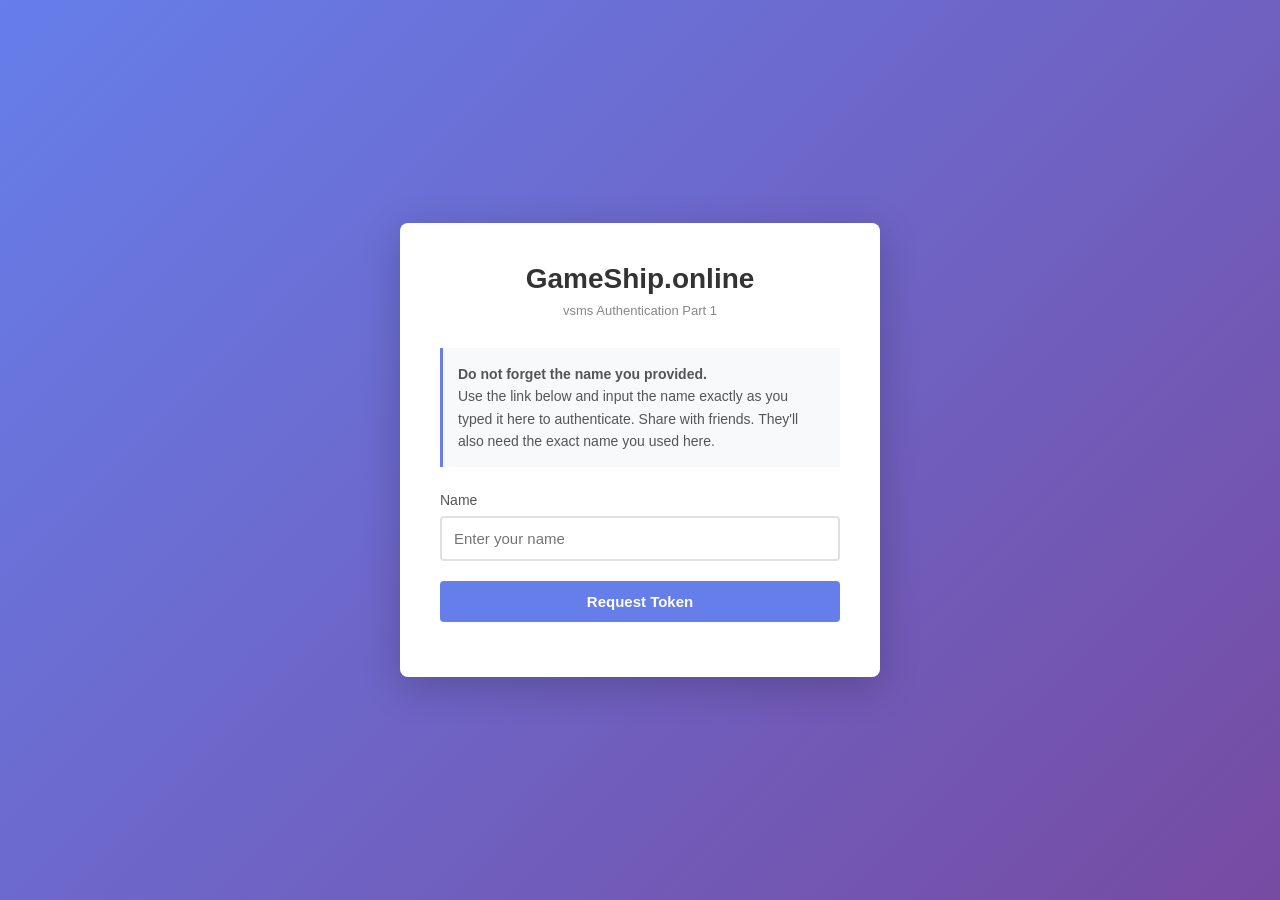
<file: client/public/auth/index.html>
<!DOCTYPE html>
<html lang="en">
<head>
    <meta charset="UTF-8">
    <meta name="viewport" content="width=device-width, initial-scale=1.0">
    <link rel="icon" type="image/png" sizes="16x16" href="https://www.gameship.online/info/favicon-16.png">
    <link rel="icon" type="image/png" sizes="32x32" href="https://www.gameship.online/info/favicon-32.png">
    <link rel="icon" type="image/png" sizes="48x48" href="https://www.gameship.online/info/favicon-48.png">
    <link rel="shortcut icon" href="https://www.gameship.online/info/favicon.ico">
    <title>GameShip.online - vsms Authentication</title>
    <link rel="stylesheet" href="style.css">
</head>
<body>
    <div class="container">
        <h3>GameShip.online</h3>
        <div class="subtitle">vsms Authentication Part 1</div>

        <div class="instructions">
            <strong>Do not forget the name you provided.</strong><br>
            Use the link below and input the name exactly as you typed it here to authenticate. Share with friends. They'll also need the exact name you used here.
        </div>

        <div class="form-group">
            <label for="username">Name</label>
            <input type="text" id="username" placeholder="Enter your name">
        </div>

        <button class="btn-primary" id="requestBtn">Request Token</button>

        <div class="link-display" id="linkSection">
            <label>Your Authentication Link</label>
            <div class="token-display" id="tokenDisplay">Token will appear here...</div>
            <button class="btn-secondary" id="copyBtn" disabled>Copy Link to Clipboard</button>
        </div>
    </div>
  <script src="script.js"></script>
</body>
</html>
</file>
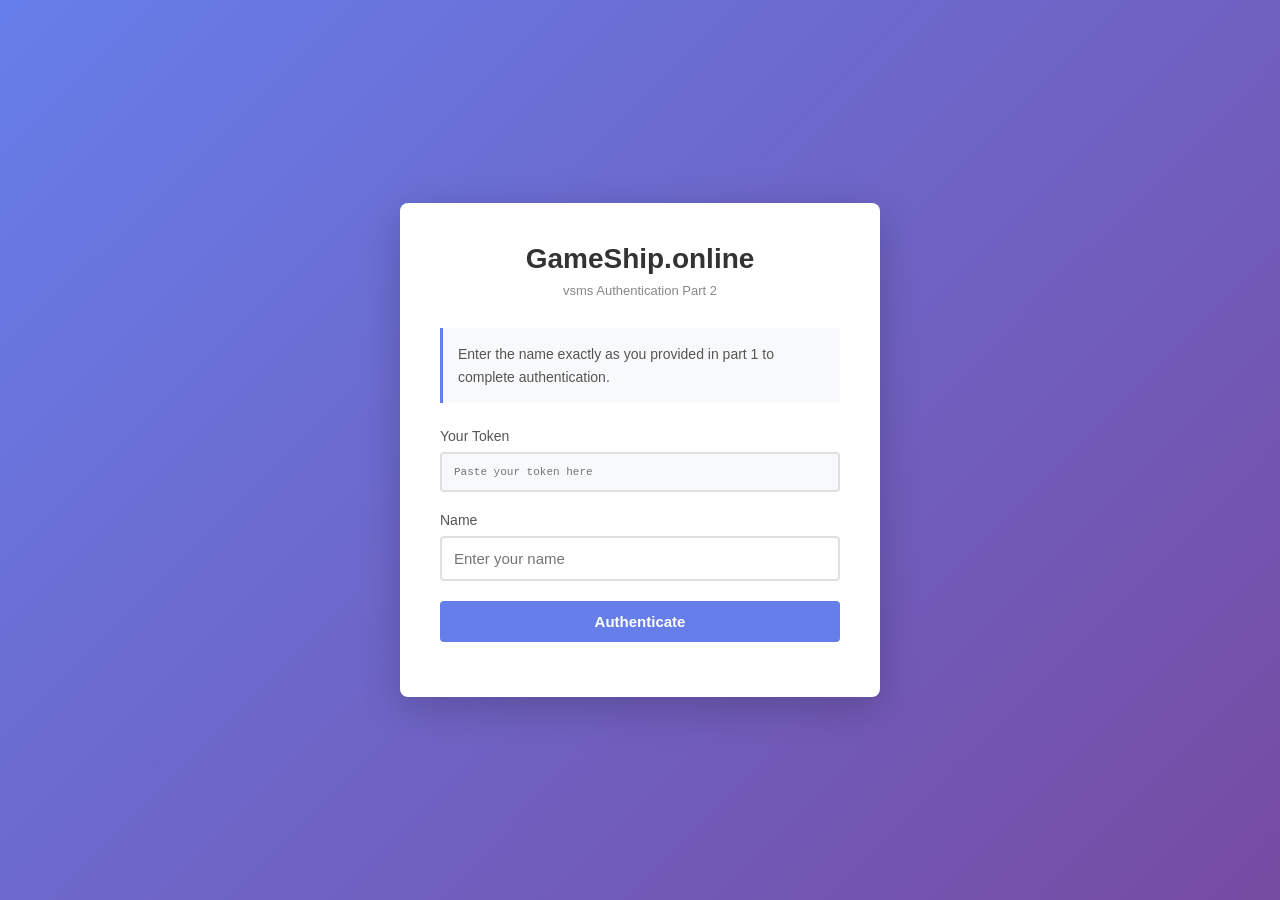
<file: client/public/auth2/index.html>
<!DOCTYPE html>
<html lang="en">
<head>
    <meta charset="UTF-8">
    <meta name="viewport" content="width=device-width, initial-scale=1.0">
    <link rel="icon" type="image/png" sizes="16x16" href="https://www.gameship.online/info/favicon-16.png">
    <link rel="icon" type="image/png" sizes="32x32" href="https://www.gameship.online/info/favicon-32.png">
    <link rel="icon" type="image/png" sizes="48x48" href="https://www.gameship.online/info/favicon-48.png">
    <link rel="shortcut icon" href="https://www.gameship.online/info/favicon.ico">
    <title>GameShip.online - vsms Authentication</title>
    <link rel="stylesheet" href="style.css">
</head>
<body>
    <div class="container">
        <h3>GameShip.online</h3>
        <div class="subtitle">vsms Authentication Part 2</div>

        <div class="instructions">
            Enter the name exactly as you provided in part 1 to complete authentication.
        </div>

        <div class="form-group">
            <label for="token">Your Token</label>
            <input type="text" id="token" placeholder="Paste your token here">
        </div>

        <div class="form-group">
            <label for="username">Name</label>
            <input type="text" id="username" placeholder="Enter your name">
        </div>

        <button class="btn-primary" id="authBtn">Authenticate</button>
    </div>
  <script src="script.js"></script>
</body>
</html>
</file>
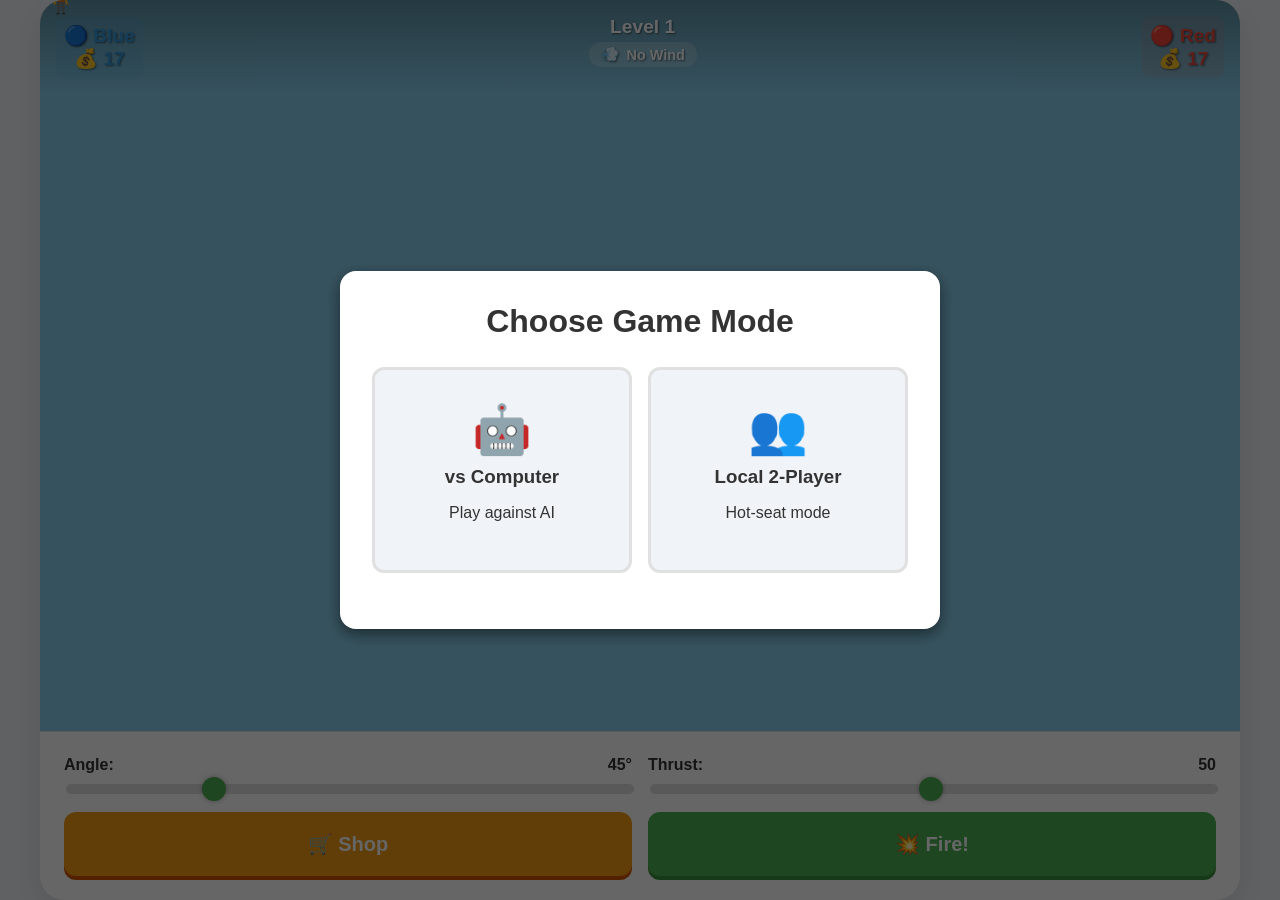
<file: client/public/RetroTerm/archeryGame/index.html>
<!DOCTYPE html>
<html lang="en">
<head>
    <meta charset="UTF-8">
    <meta name="viewport" content="width=device-width, initial-scale=1.0">
    <title>RetroArcher Duel</title>
      <link rel="icon" type="image/png" sizes="16x16" href="https://www.gameship.online/info/favicon-16.png">
      <link rel="icon" type="image/png" sizes="32x32" href="https://www.gameship.online/info/favicon-32.png">
      <link rel="icon" type="image/png" sizes="48x48" href="https://www.gameship.online/info/favicon-48.png">
      <link rel="shortcut icon" href="https://www.gameship.online/info/favicon.ico">
    <link rel="stylesheet" href="style.css">
</head>
<body>
    <div id="app">
        <div id="screen">
            <div id="info">
                <div id="blue-info" class="player-info">
                    <span>🔵 Blue</span>
                    <span id="blue-gold">💰 17</span>
                </div>
                <div id="level">
                    <span id="level-text">Level 1</span>
                    <div id="wind">
                        <span id="wind-icon">💨</span>
                        <span id="wind-text">No Wind</span>
                    </div>
                </div>
                <div id="red-info" class="player-info">
                    <span>🔴 Red</span>
                    <span id="red-gold">💰 17</span>
                </div>
            </div>
            <canvas id="canvas"></canvas>
        </div>
        <div id="controls">
            <div class="control">
                <label>Angle: <span id="angle-val">45°</span></label>
                <input type="range" id="angle" min="0" max="180" value="45">
            </div>
            <div class="control">
                <label>Thrust: <span id="power-val">50</span></label>
                <input type="range" id="power" min="1" max="100" value="50">
            </div>
            <div class="btns">
                <button id="shop">🛒 Shop</button>
                <button id="fire">💥 Fire!</button>
            </div>
        </div>
    </div>

    <div id="mode-modal" class="modal" style="display: flex;">
        <div class="modal-content">
            <h2>Choose Game Mode</h2>
            <div class="mode-select">
                <div class="mode-btn" onclick="Game.start('ai')">
                    <div style="font-size: 3rem;">🤖</div>
                    <h3>vs Computer</h3>
                    <p>Play against AI</p>
                </div>
                <div class="mode-btn" onclick="Game.start('local')">
                    <div style="font-size: 3rem;">👥</div>
                    <h3>Local 2-Player</h3>
                    <p>Hot-seat mode</p>
                </div>
            </div>
        </div>
    </div>

    <div id="shop-modal" class="modal">
        <div class="modal-content">
            <h2>🏹 Arrow Shop</h2>
            <p style="text-align: center;">
                Gold: <span id="shop-gold" style="color: #f39c12; font-weight: bold;">💰 0</span>
            </p>
            <div class="arrow-selector">
                <h3>Select Arrow:</h3>
                <div class="arrow-options" id="arrow-opts"></div>
            </div>
            <div class="shop-items" id="shop-items"></div>
            <button id="close-shop" class="close-btn">Close Shop</button>
        </div>
    </div>

    <div id="round-modal" class="modal">
        <div class="modal-content" style="text-align: center;">
            <h2 id="round-title">Round Over!</h2>
            <p id="round-msg" style="font-size: 1.3rem; margin: 1.5rem 0;"></p>
            <button id="next-round" style="background: var(--accent); width: 100%;">Next Round</button>
        </div>
    </div>

    <script src="config.js"></script>
    <script src="network.js"></script>
    <script src="physics.js"></script>
    <script src="ai.js"></script>
    <script src="shop.js"></script>
    <script src="game.js"></script>
    <script src="main.js"></script>
</body>
</html>
</file>
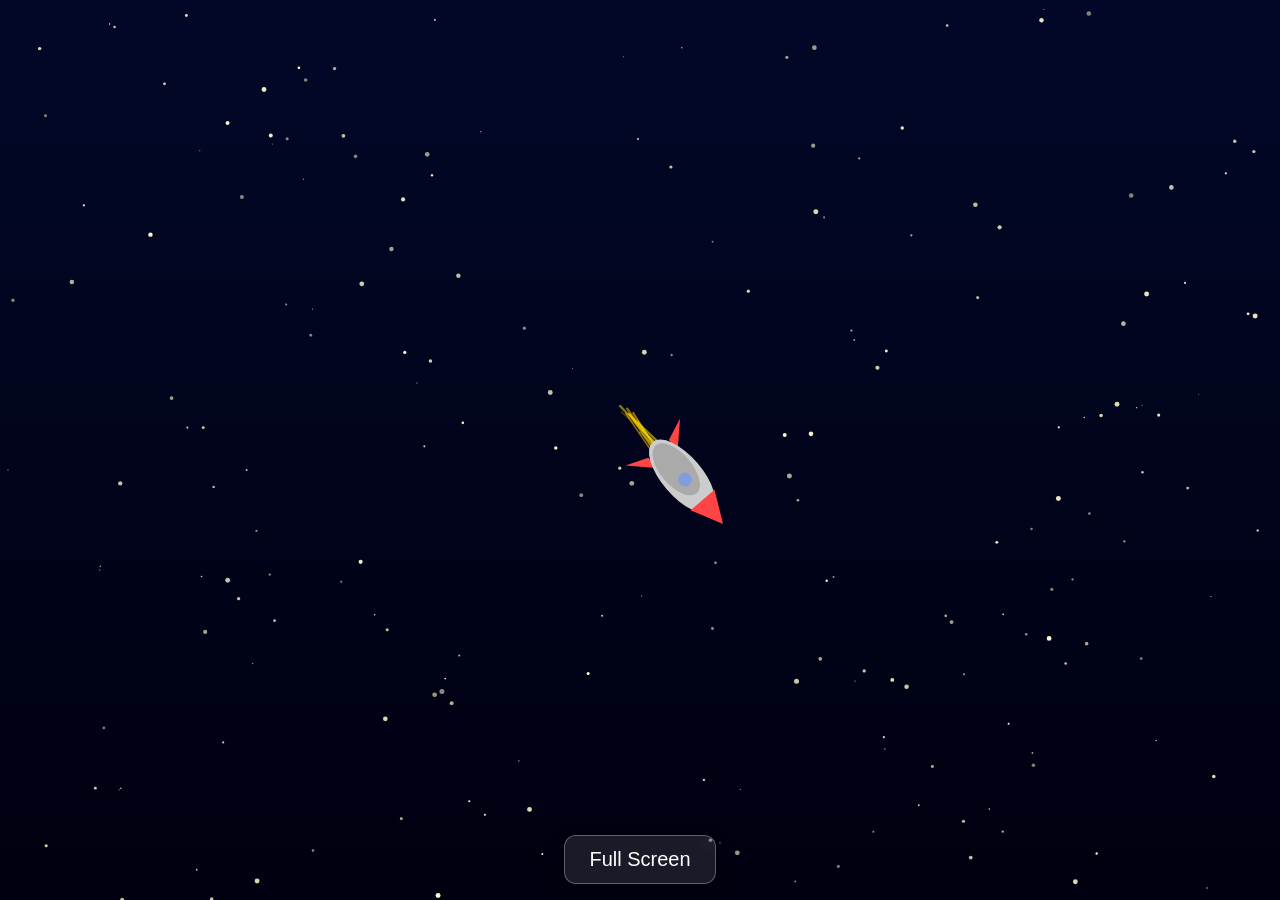
<file: client/public/RetroTerm/rocketship/index.html>
<!DOCTYPE html>
<html lang="en">
<head>
    <meta charset="UTF-8">
    <meta name="viewport" content="width=device-width, initial-scale=1.0, viewport-fit=cover">
  <link rel="icon" type="image/png" sizes="16x16" href="https://www.gameship.online/info/favicon-16.png">
  <link rel="icon" type="image/png" sizes="32x32" href="https://www.gameship.online/info/favicon-32.png">
  <link rel="icon" type="image/png" sizes="48x48" href="https://www.gameship.online/info/favicon-48.png">
  <link rel="shortcut icon" href="https://www.gameship.online/info/favicon.ico">
    <title>rocketshipView</title>
  <link rel="stylesheet" href="ship.css">
</head>
<body>

    <div id="space-container">
        <canvas id="space-canvas"></canvas>
    </div>

    <div id="ui-container">
        <button id="fullscreen-btn">Full Screen</button>
    </div>
  <script src="ship.js"></script>
</body>
</html>
</file>
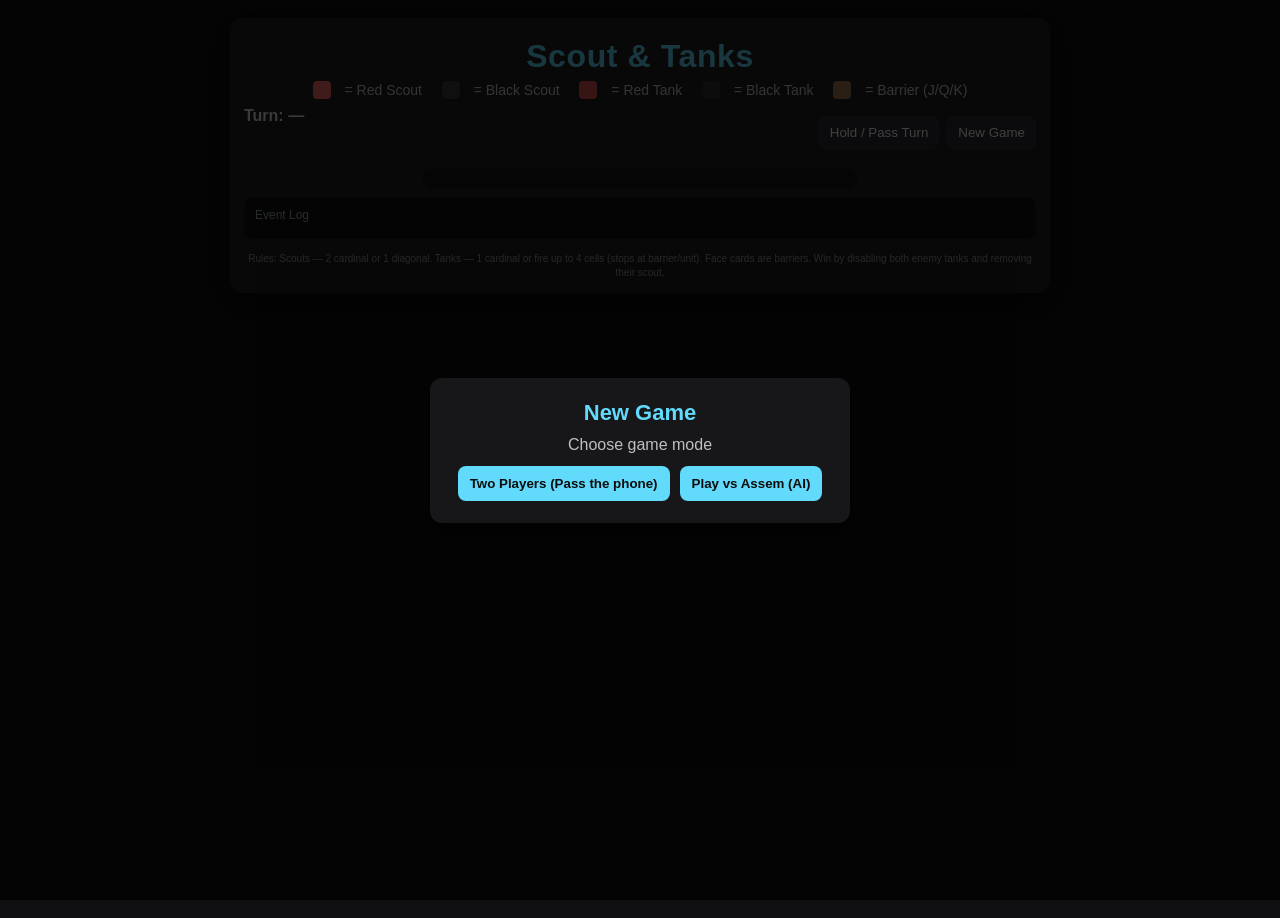
<file: client/public/RetroTerm/tanksBattle/index.html>
<!DOCTYPE html>
<html lang="en">
<head>
  <meta charset="utf-8" />
  <meta name="viewport" content="width=device-width,initial-scale=1" />
  <title>Scout & Tanks — Classic</title>
  <link rel="icon" type="image/png" sizes="16x16" href="https://www.gameship.online/info/favicon-16.png">
  <link rel="icon" type="image/png" sizes="32x32" href="https://www.gameship.online/info/favicon-32.png">
  <link rel="icon" type="image/png" sizes="48x48" href="https://www.gameship.online/info/favicon-48.png">
  <link rel="shortcut icon" href="https://www.gameship.online/info/favicon.ico">
  <link rel="stylesheet" href="style.css" />
</head>
<body>
  <div id="overlay" class="overlay">
    <div class="overlay-inner">
      <h2>New Game</h2>
      <p>Choose game mode</p>
      <div class="overlay-buttons">
        <button id="overlay-pvp">Two Players (Pass the phone)</button>
        <button id="overlay-ai">Play vs Assem (AI)</button>
      </div>
      <div id="reshuffle-note" class="muted"></div>
    </div>
  </div>

  <div id="app">
    <header>
      <h1>Scout &amp; Tanks</h1>
      <div id="legend">
        <span class="token-swatch red-scout"></span> = Red Scout &nbsp;&nbsp;
        <span class="token-swatch black-scout"></span> = Black Scout &nbsp;&nbsp;
        <span class="token-swatch red-tank"></span> = Red Tank &nbsp;&nbsp;
        <span class="token-swatch black-tank"></span> = Black Tank &nbsp;&nbsp;
        <span class="token-swatch barrier"></span> = Barrier (J/Q/K)
      </div>
    </header>

    <section id="controls">
      <div id="status">
        <div id="turn-indicator">Turn: <span id="turn-name">—</span></div>
        <div id="counters">
          <div id="red-info"></div>
          <div id="black-info"></div>
        </div>
        <div id="message" aria-live="polite"></div>
      </div>

      <div id="buttons">
        <button id="pass-btn" class="small">Hold / Pass Turn</button>
        <button id="confirm-btn" class="small hidden">Confirm</button>
        <button id="cancel-btn" class="small hidden">Cancel</button>
        <button id="new-game" class="small">New Game</button>
      </div>
    </section>

    <main>
      <div id="board" aria-label="game board"></div>
    </main>

    <aside id="log-area">
      <div id="log-title">Event Log</div>
      <div id="log" role="log" aria-live="polite"></div>
    </aside>

    <footer>
      <small>Rules: Scouts — 2 cardinal or 1 diagonal. Tanks — 1 cardinal or fire up to 4 cells (stops at barrier/unit). Face cards are barriers. Win by disabling both enemy tanks and removing their scout.</small>
    </footer>
  </div>

  <script src="board.js"></script>
  <script src="assem.js"></script>
  <script src="game.js"></script>
</body>
</html>
</file>
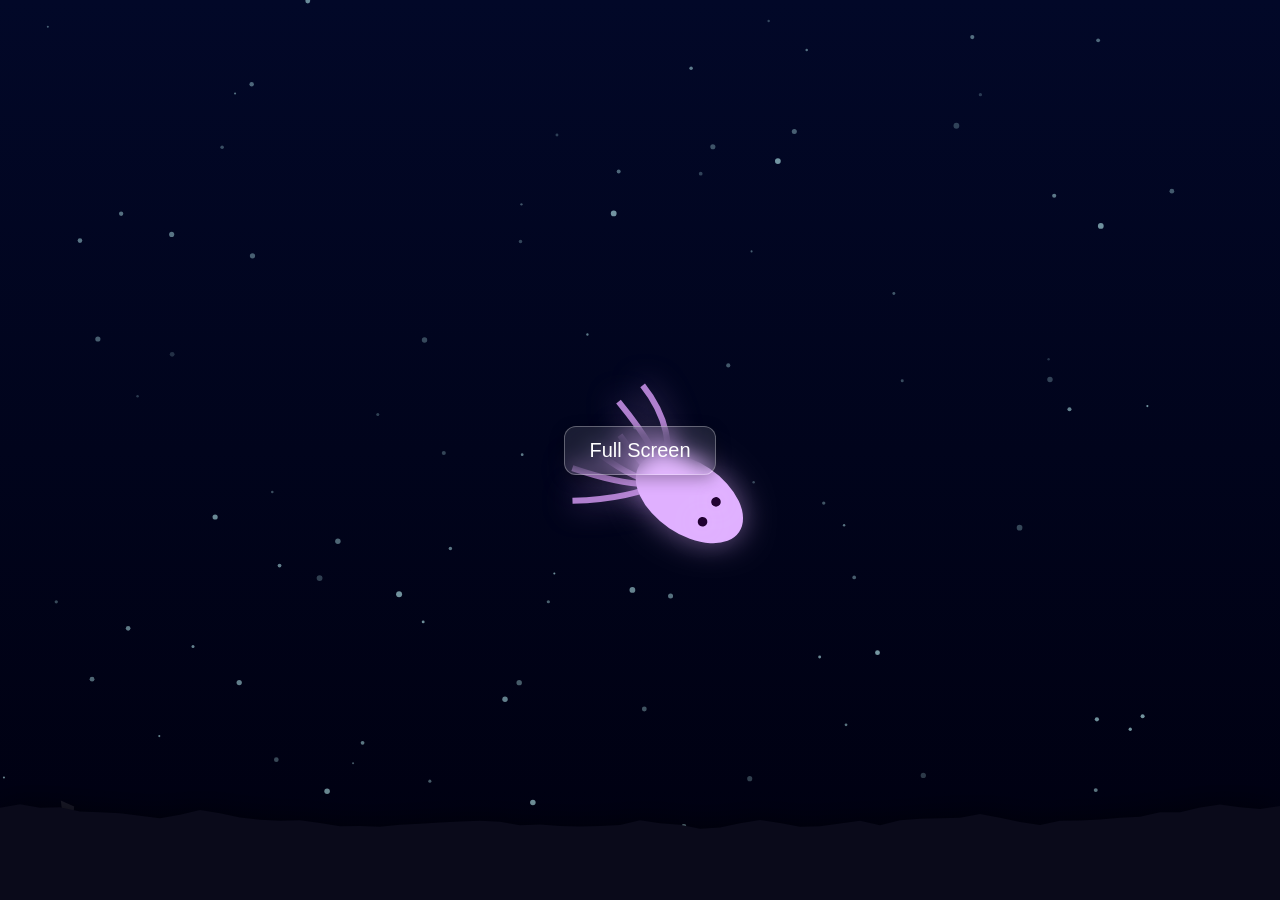
<file: client/public/RetroTerm/squid/View/index.html>
<!DOCTYPE html>
<html lang="en">
<head>
    <meta charset="UTF-8">
    <meta name="viewport" content="width=device-width, initial-scale=1.0, viewport-fit=cover">
  <link rel="icon" type="image/png" sizes="16x16" href="https://www.gameship.online/info/favicon-16.png">
  <link rel="icon" type="image/png" sizes="32x32" href="https://www.gameship.online/info/favicon-32.png">
  <link rel="icon" type="image/png" sizes="48x48" href="https://www.gameship.online/info/favicon-48.png">
  <link rel="shortcut icon" href="https://www.gameship.online/info/favicon.ico">
    <title>SquidView</title>
  <link rel="stylesheet" href="squid.css">
</head>
<body>

    <div id="sea-container">
        <canvas id="sea-canvas"></canvas>
    </div>

    <div id="ui-container">
        <button id="fullscreen-btn">Full Screen</button>
    </div>
  <script src="squid.js"></script>
</body>
</html>
</file>
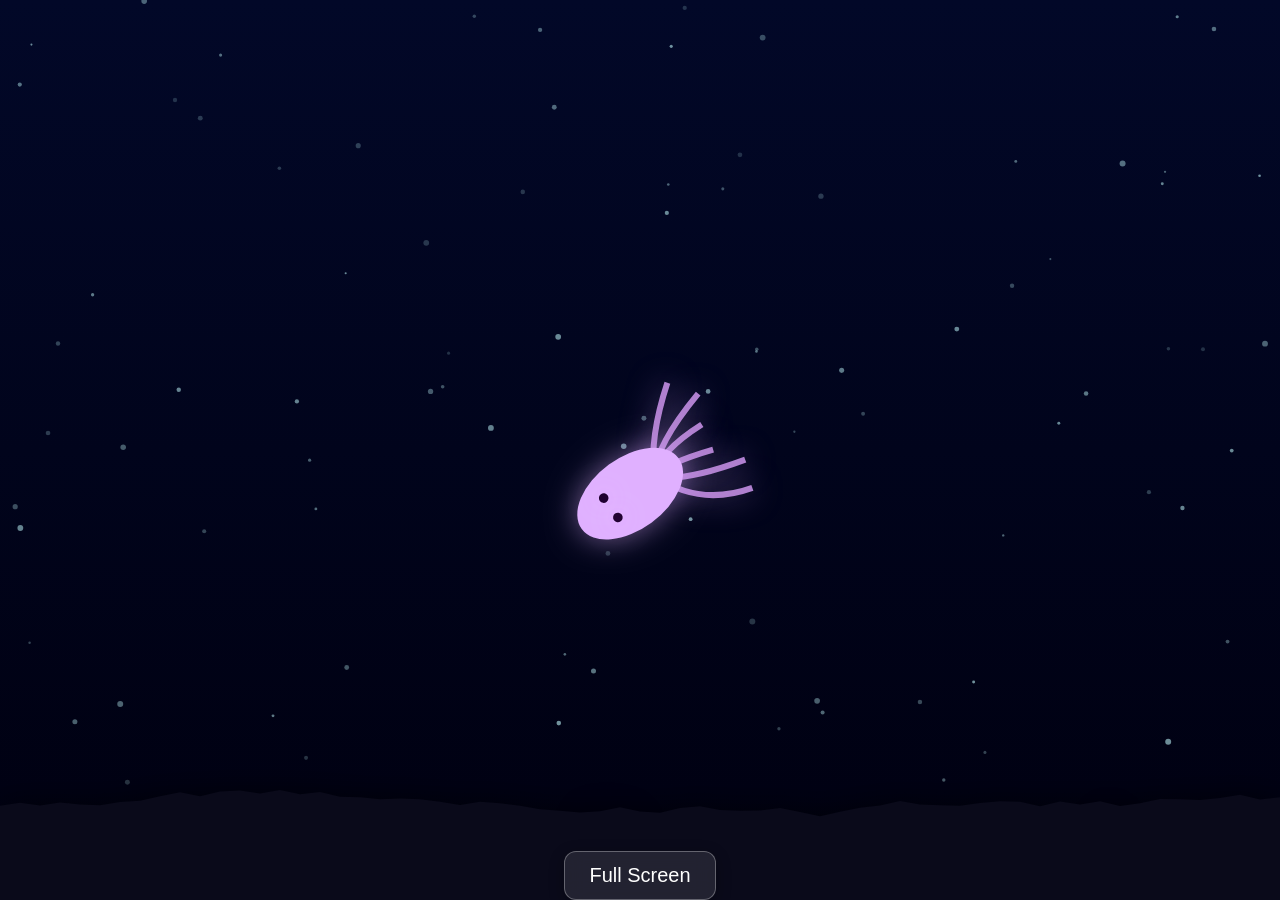
<file: client/public/RetroTerm/squid/View/2/index.html>
<!DOCTYPE html>
<html lang="en">
<head>
    <meta charset="UTF-8">
    <meta name="viewport" content="width=device-width, initial-scale=1.0, viewport-fit=cover">
    <title>squidView2</title>
  <link rel="icon" type="image/png" sizes="16x16" href="https://www.gameship.online/info/favicon-16.png">
  <link rel="icon" type="image/png" sizes="32x32" href="https://www.gameship.online/info/favicon-32.png">
  <link rel="icon" type="image/png" sizes="48x48" href="https://www.gameship.online/info/favicon-48.png">
  <link rel="shortcut icon" href="https://www.gameship.online/info/favicon.ico">
  <link rel="stylesheet" href="squid2.css">
</head>
<body>

    <div id="sea-container">
        <canvas id="sea-canvas"></canvas>
    </div>

    <div id="ui-container">
        <button id="fullscreen-btn">Full Screen</button>
    </div>
  <script src="squid2.js"></script>
</body>
</html>
</file>
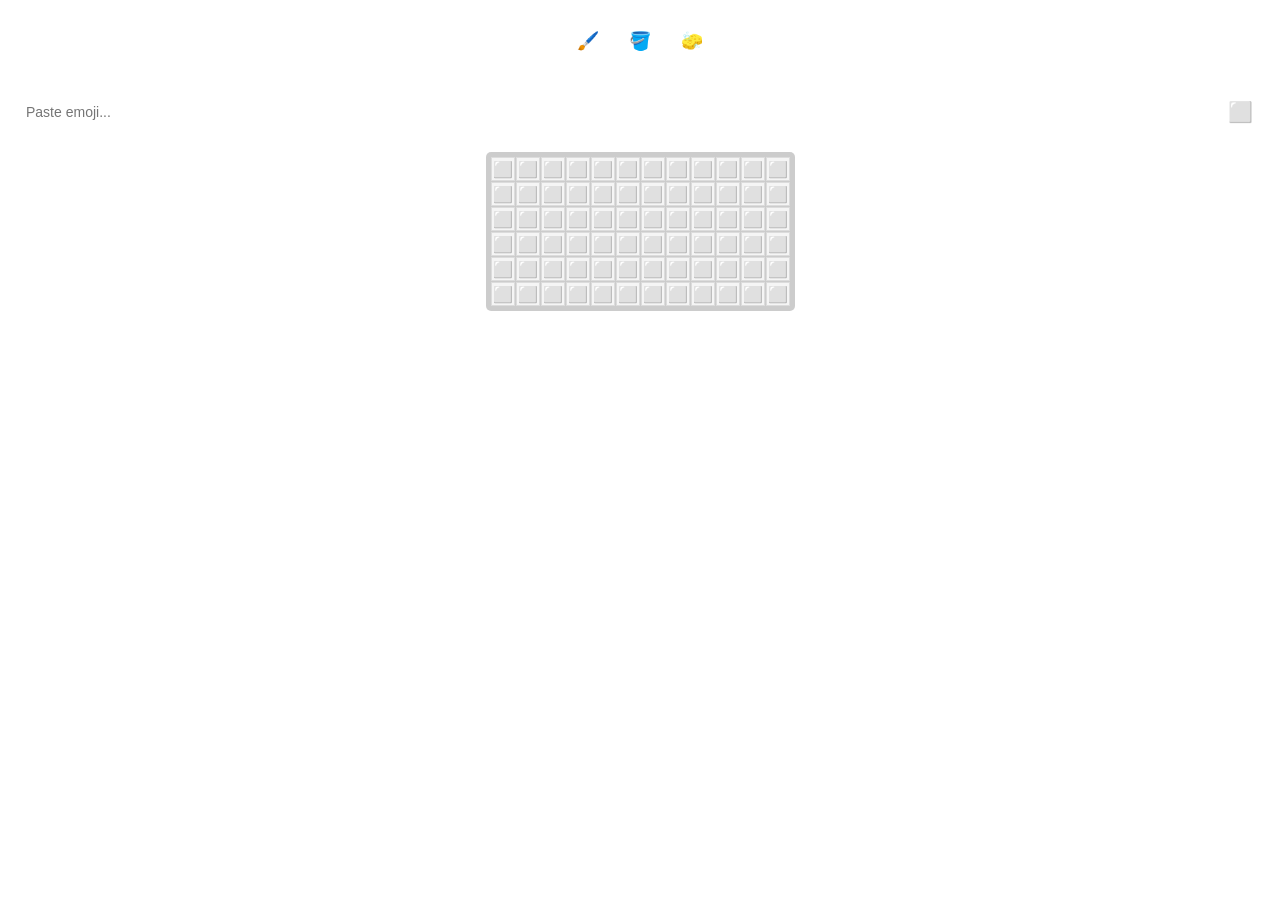
<file: client/public/emojiPaint/EmojiPaint.html>
<!DOCTYPE html>
<html lang="en">
<head>
    <meta charset="UTF-8">
    <meta name="viewport" content="width=device-width, initial-scale=1.0">
    <title>Emoji Art Widget</title>
    <style>
        body {
            font-family: Arial, sans-serif;
            margin: 0;
            padding: 10px;
            background: rgba(255, 255, 255, 0.1);
            color: white;
            overflow: hidden;
        }
        .widget-container {
            display: flex;
            flex-direction: column;
            gap: 10px;
            align-items: center;
        }
        .toolbar {
            display: flex;
            flex-direction: column;
            gap: 10px;
            width: 100%;
        }
        .tool-section {
            background: rgba(255,255,255,0.1);
            border-radius: 10px;
            padding: 10px;
        }
        .tools {
            display: flex;
            gap: 10px;
            justify-content: center;
        }
        .tool-btn {
            padding: 8px;
            background: rgba(255,255,255,0.2);
            border: 2px solid transparent;
            border-radius: 8px;
            cursor: pointer;
            font-size: 18px;
        }
        .tool-btn.active {
            border-color: #fff;
            background: rgba(255,255,255,0.4);
        }
        .custom-emoji-input {
            display: flex;
            align-items: center;
            gap: 10px;
        }
        .custom-emoji-input input {
            flex: 1;
            padding: 6px;
            border: none;
            border-radius: 6px;
            background: rgba(255,255,255,0.2);
            color: white;
            font-size: 14px;
        }
        .custom-emoji-preview {
            width: 36px;
            height: 36px;
            background: rgba(255,255,255,0.2);
            border: 2px solid transparent;
            border-radius: 6px;
            display: flex;
            align-items: center;
            justify-content: center;
            font-size: 20px;
            cursor: pointer;
        }
        .custom-emoji-preview.selected {
            border-color: #fff;
        }
        .canvas-container {
            display: flex;
            flex-direction: column;
            align-items: center;
            gap: 10px;
        }
        .canvas {
            display: grid;
            gap: 1px;
            background: rgba(0,0,0,0.2);
            padding: 5px;
            border-radius: 5px;
        }
        .canvas-cell {
            width: 22px;
            height: 22px;
            background: rgba(255,255,255,0.8);
            border: 1px solid rgba(0,0,0,0.1);
            cursor: pointer;
            display: flex;
            align-items: center;
            justify-content: center;
            font-size: 16px;
        }
        .btn {
            padding: 8px 16px;
            background: rgba(255,255,255,0.2);
            border: none;
            border-radius: 5px;
            color: white;
            cursor: pointer;
        }
        .actions {
            display: flex;
            gap: 10px;
        }
    </style>
</head>
<body>
    <div class="widget-container">
        <div class="toolbar">
            <div class="tool-section">
                <div class="tools">
                    <div class="tool-btn" data-tool="brush" title="Brush Tool">🖌️</div>
                    <div class="tool-btn" data-tool="fill" title="Fill Tool">🪣</div>
                    <div class="tool-btn" data-tool="eraser" title="Eraser">🧽</div>
                </div>
            </div>
            <div class="tool-section">
                <div class="custom-emoji-input">
                    <input type="text" id="customEmojiInput" placeholder="Paste emoji..." maxlength="2">
                    <div class="custom-emoji-preview" id="customEmojiPreview" title="Click to select custom emoji"></div>
                </div>
            </div>
        </div>
        <div class="canvas-container">
            <div class="canvas" id="canvas"></div>
            <div class="actions">
                <button class="btn" onclick="clearCanvas()">Clear</button>
                <button class="btn" onclick="exportArt()">Send</button>
            </div>
        </div>
    </div>

    <script>
        // --- DOM Elements ---
        const canvasEl = document.getElementById('canvas');
        const customEmojiInputEl = document.getElementById('customEmojiInput');
        const customEmojiPreviewEl = document.getElementById('customEmojiPreview');
        const toolBtns = document.querySelectorAll('.tool-btn');

        // --- State ---
        let currentTool = 'brush';
        let selectedEmoji = '⬜';
        let canvasData = [];
        const canvasWidth = 12;
        const canvasHeight = 6;
        let isMouseDown = false;
        const EMPTY_EMOJI = '⬜';

        // --- Functions ---

        function selectTool(tool) {
            currentTool = tool;
            toolBtns.forEach(btn => {
                if (btn.dataset.tool === tool) {
                    btn.classList.add('active');
                } else {
                    btn.classList.remove('active');
                }
            });
        }

        function updateCanvasUI() {
            for (let y = 0; y < canvasHeight; y++) {
                for (let x = 0; x < canvasWidth; x++) {
                    const cell = canvasEl.querySelector(`[data-x="${x}"][data-y="${y}"]`);
                    if (cell) {
                        cell.textContent = canvasData[y][x];
                    }
                }
            }
        }
        
        function clearCanvas() {
            canvasData = Array(canvasHeight).fill(null).map(() => Array(canvasWidth).fill(EMPTY_EMOJI));
            updateCanvasUI();
        }

        function handleCellInteraction(x, y) {
            if (x < 0 || x >= canvasWidth || y < 0 || y >= canvasHeight) return;
            
            let emojiToApply;
            if (currentTool === 'brush') {
                emojiToApply = selectedEmoji;
            } else if (currentTool === 'eraser') {
                emojiToApply = EMPTY_EMOJI;
            } else {
                return; // Not a drawing tool
            }

            if (canvasData[y][x] !== emojiToApply) {
                canvasData[y][x] = emojiToApply;
                const cell = canvasEl.querySelector(`[data-x="${x}"][data-y="${y}"]`);
                cell.textContent = emojiToApply;
            }
        }

        function floodFill(x, y, targetEmoji, replacementEmoji) {
            if (x < 0 || x >= canvasWidth || y < 0 || y >= canvasHeight) return;
            if (!replacementEmoji || canvasData[y][x] !== targetEmoji || targetEmoji === replacementEmoji) {
                return;
            }
            
            canvasData[y][x] = replacementEmoji;

            floodFill(x + 1, y, targetEmoji, replacementEmoji);
            floodFill(x - 1, y, targetEmoji, replacementEmoji);
            floodFill(x, y + 1, targetEmoji, replacementEmoji);
            floodFill(x, y - 1, targetEmoji, replacementEmoji);
        }

        function createCanvas() {
            canvasEl.innerHTML = '';
            canvasEl.style.gridTemplateColumns = `repeat(${canvasWidth}, 1fr)`;

            for (let y = 0; y < canvasHeight; y++) {
                for (let x = 0; x < canvasWidth; x++) {
                    const cell = document.createElement('div');
                    cell.className = 'canvas-cell';
                    cell.dataset.x = x;
                    cell.dataset.y = y;

                    cell.addEventListener('mousedown', (e) => {
                        e.preventDefault();
                        isMouseDown = true;
                        if (currentTool === 'fill') {
                            const targetEmoji = canvasData[y][x];
                            floodFill(x, y, targetEmoji, selectedEmoji);
                            updateCanvasUI();
                        } else {
                            handleCellInteraction(x, y);
                        }
                    });

                    cell.addEventListener('mouseenter', () => {
                        if (isMouseDown) {
                            handleCellInteraction(x, y);
                        }
                    });

                    canvasEl.appendChild(cell);
                }
            }
            clearCanvas(); // Initialize canvas with empty data and UI
        }

        function exportArt() {
            let output = '';
            for (let y = 0; y < canvasHeight; y++) {
                output += canvasData[y].join('');
                if (y < canvasHeight - 1) {
                    output += '¶';
                }
            }
            if (window.parent && typeof window.parent.sendArt === 'function') {
                window.parent.sendArt(output);
            } else {
                console.error('sendArt function not found on parent window.');
                navigator.clipboard.writeText(output).then(() => console.log('Art copied to clipboard.'));
            }
        }

        function updatePreview(emoji) {
            selectedEmoji = emoji || EMPTY_EMOJI;
            customEmojiPreviewEl.textContent = selectedEmoji;
            if (selectedEmoji !== EMPTY_EMOJI) {
                customEmojiPreviewEl.classList.add('selected');
            } else {
                customEmojiPreviewEl.classList.remove('selected');
            }
        }

        // --- Event Listeners & Initialization ---

        customEmojiInputEl.addEventListener('input', (e) => {
            updatePreview(e.target.value.trim());
        });
        
        customEmojiPreviewEl.addEventListener('click', () => {
             // Re-select the emoji in the preview, useful if tool was changed
             updatePreview(customEmojiPreviewEl.textContent);
        });

        toolBtns.forEach(btn => {
            btn.addEventListener('click', () => selectTool(btn.dataset.tool));
        });
        
        document.addEventListener('mouseup', () => {
            isMouseDown = false;
        });

        function initialize() {
            createCanvas();
            selectTool('brush');
            updatePreview(EMPTY_EMOJI);
        }

        initialize();

    </script>
</body>
</html>
</file>
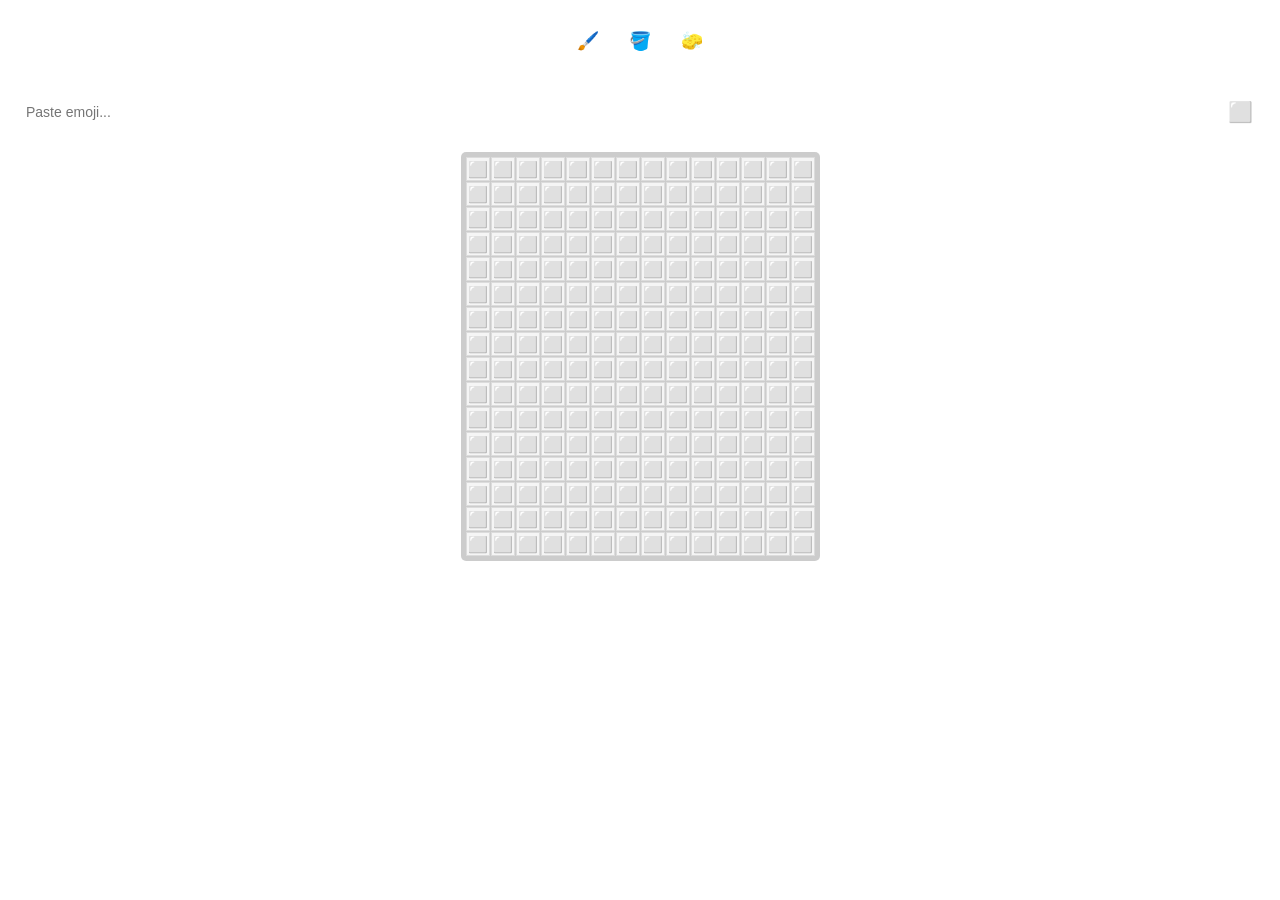
<file: client/public/RetroTerm/EmojiPaint.html>
<!DOCTYPE html>
<html lang="en">
<head>
    <meta charset="UTF-8">
    <meta name="viewport" content="width=device-width, initial-scale=1.0">
    <title>Emoji Art Widget</title>
    <style>
        body {
            font-family: Arial, sans-serif;
            margin: 0;
            padding: 10px;
            background: rgba(255, 255, 255, 0.1);
            color: white;
            overflow: hidden;
        }
        .widget-container {
            display: flex;
            flex-direction: column;
            gap: 10px;
            align-items: center;
        }
        .toolbar {
            display: flex;
            flex-direction: column;
            gap: 10px;
            width: 100%;
        }
        .tool-section {
            background: rgba(255,255,255,0.1);
            border-radius: 10px;
            padding: 10px;
        }
        .tools {
            display: flex;
            gap: 10px;
            justify-content: center;
        }
        .tool-btn {
            padding: 8px;
            background: rgba(255,255,255,0.2);
            border: 2px solid transparent;
            border-radius: 8px;
            cursor: pointer;
            font-size: 18px;
        }
        .tool-btn.active {
            border-color: #fff;
            background: rgba(255,255,255,0.4);
        }
        .custom-emoji-input {
            display: flex;
            align-items: center;
            gap: 10px;
        }
        .custom-emoji-input input {
            flex: 1;
            padding: 6px;
            border: none;
            border-radius: 6px;
            background: rgba(255,255,255,0.2);
            color: white;
            font-size: 14px;
        }
        .custom-emoji-preview {
            width: 36px;
            height: 36px;
            background: rgba(255,255,255,0.2);
            border: 2px solid transparent;
            border-radius: 6px;
            display: flex;
            align-items: center;
            justify-content: center;
            font-size: 20px;
            cursor: pointer;
        }
        .custom-emoji-preview.selected {
            border-color: #fff;
        }
        .canvas-container {
            display: flex;
            flex-direction: column;
            align-items: center;
            gap: 10px;
        }
        .canvas {
            display: grid;
            gap: 1px;
            background: rgba(0,0,0,0.2);
            padding: 5px;
            border-radius: 5px;
        }
        .canvas-cell {
            width: 22px;
            height: 22px;
            background: rgba(255,255,255,0.8);
            border: 1px solid rgba(0,0,0,0.1);
            cursor: pointer;
            display: flex;
            align-items: center;
            justify-content: center;
            font-size: 16px;
        }
        .btn {
            padding: 8px 16px;
            background: rgba(255,255,255,0.2);
            border: none;
            border-radius: 5px;
            color: white;
            cursor: pointer;
        }
        .actions {
            display: flex;
            gap: 10px;
        }
        .promo-link {
            font-size: 10px;
            font-style: italic;
            text-align: right;
            width: 100%;
            padding-top: 10px;
        }
        .promo-link a {
            color: white;
        }
    </style>
</head>
<body>
    <div class="widget-container">
        <div class="toolbar">
            <div class="tool-section">
                <div class="tools">
                    <div class="tool-btn" data-tool="brush" title="Brush Tool">🖌️</div>
                    <div class="tool-btn" data-tool="fill" title="Fill Tool">🪣</div>
                    <div class="tool-btn" data-tool="eraser" title="Eraser">🧽</div>
                </div>
            </div>
            <div class="tool-section">
                <div class="custom-emoji-input">
                    <input type="text" id="customEmojiInput" placeholder="Paste emoji..." maxlength="2">
                    <div class="custom-emoji-preview" id="customEmojiPreview" title="Click to select custom emoji"></div>
                </div>
            </div>
        </div>
        <div class="canvas-container">
            <div class="canvas" id="canvas"></div>
            <div class="actions">
                <button class="btn" onclick="clearCanvas()">Clear</button>
                <button class="btn" onclick="exportArt()">Send</button>
            </div>
        </div>
        <div class="promo-link">
            Feeling creative?:<br>
            <a href="https://www.gameship.online/info/lilboss/EmojiPaint.html" target="_blank">EmojiPaint tool</a>
        </div>
    </div>

    <script>
        // --- DOM Elements ---
        const canvasEl = document.getElementById('canvas');
        const customEmojiInputEl = document.getElementById('customEmojiInput');
        const customEmojiPreviewEl = document.getElementById('customEmojiPreview');
        const toolBtns = document.querySelectorAll('.tool-btn');

        // --- State ---
        let currentTool = 'brush';
        let selectedEmoji = '⬜';
        let canvasData = [];
        const canvasWidth = 14;
        const canvasHeight = 16;
        let isMouseDown = false;
        const EMPTY_EMOJI = '⬜';

        // --- Functions ---

        function selectTool(tool) {
            currentTool = tool;
            toolBtns.forEach(btn => {
                if (btn.dataset.tool === tool) {
                    btn.classList.add('active');
                } else {
                    btn.classList.remove('active');
                }
            });
        }

        function updateCanvasUI() {
            for (let y = 0; y < canvasHeight; y++) {
                for (let x = 0; x < canvasWidth; x++) {
                    const cell = canvasEl.querySelector(`[data-x="${x}"][data-y="${y}"]`);
                    if (cell) {
                        cell.textContent = canvasData[y][x];
                    }
                }
            }
        }

        function clearCanvas() {
            canvasData = Array(canvasHeight).fill(null).map(() => Array(canvasWidth).fill(EMPTY_EMOJI));
            updateCanvasUI();
        }

        function handleCellInteraction(x, y) {
            if (x < 0 || x >= canvasWidth || y < 0 || y >= canvasHeight) return;

            let emojiToApply;
            if (currentTool === 'brush') {
                emojiToApply = selectedEmoji;
            } else if (currentTool === 'eraser') {
                emojiToApply = EMPTY_EMOJI;
            } else {
                return; // Not a drawing tool
            }

            if (canvasData[y][x] !== emojiToApply) {
                canvasData[y][x] = emojiToApply;
                const cell = canvasEl.querySelector(`[data-x="${x}"][data-y="${y}"]`);
                cell.textContent = emojiToApply;
            }
        }

        function floodFill(x, y, targetEmoji, replacementEmoji) {
            if (x < 0 || x >= canvasWidth || y < 0 || y >= canvasHeight) return;
            if (!replacementEmoji || canvasData[y][x] !== targetEmoji || targetEmoji === replacementEmoji) {
                return;
            }

            canvasData[y][x] = replacementEmoji;

            floodFill(x + 1, y, targetEmoji, replacementEmoji);
            floodFill(x - 1, y, targetEmoji, replacementEmoji);
            floodFill(x, y + 1, targetEmoji, replacementEmoji);
            floodFill(x, y - 1, targetEmoji, replacementEmoji);
        }

        function createCanvas() {
            canvasEl.innerHTML = '';
            canvasEl.style.gridTemplateColumns = `repeat(${canvasWidth}, 1fr)`;

            for (let y = 0; y < canvasHeight; y++) {
                for (let x = 0; x < canvasWidth; x++) {
                    const cell = document.createElement('div');
                    cell.className = 'canvas-cell';
                    cell.dataset.x = x;
                    cell.dataset.y = y;

                    cell.addEventListener('mousedown', (e) => {
                        e.preventDefault();
                        isMouseDown = true;
                        if (currentTool === 'fill') {
                            const targetEmoji = canvasData[y][x];
                            floodFill(x, y, targetEmoji, selectedEmoji);
                            updateCanvasUI();
                        } else {
                            handleCellInteraction(x, y);
                        }
                    });

                    cell.addEventListener('mouseenter', () => {
                        if (isMouseDown) {
                            handleCellInteraction(x, y);
                        }
                    });

                    canvasEl.appendChild(cell);
                }
            }
            clearCanvas(); // Initialize canvas with empty data and UI
        }

        function exportArt() {
            let output = '';
            for (let y = 0; y < canvasHeight; y++) {
                output += canvasData[y].join('');
                if (y < canvasHeight - 1) {
                    output += '¶';
                }
            }
            if (window.parent && typeof window.parent.sendArt === 'function') {
                window.parent.sendArt(output);
            } else {
                console.error('sendArt function not found on parent window.');
                navigator.clipboard.writeText(output).then(() => console.log('Art copied to clipboard.'));
            }
        }

        function updatePreview(emoji) {
            selectedEmoji = emoji || EMPTY_EMOJI;
            customEmojiPreviewEl.textContent = selectedEmoji;
            if (selectedEmoji !== EMPTY_EMOJI) {
                customEmojiPreviewEl.classList.add('selected');
            } else {
                customEmojiPreviewEl.classList.remove('selected');
            }
        }

        // --- Event Listeners & Initialization ---

        customEmojiInputEl.addEventListener('input', (e) => {
            updatePreview(e.target.value.trim());
        });

        customEmojiPreviewEl.addEventListener('click', () => {
             // Re-select the emoji in the preview, useful if tool was changed
             updatePreview(customEmojiPreviewEl.textContent);
        });

        toolBtns.forEach(btn => {
            btn.addEventListener('click', () => selectTool(btn.dataset.tool));
        });

        document.addEventListener('mouseup', () => {
            isMouseDown = false;
        });

        function initialize() {
            createCanvas();
            selectTool('brush');
            updatePreview(EMPTY_EMOJI);
        }

        initialize();

    </script>
</body>
</html>
</file>
<file: client/public/auth/style.css>
* {
            margin: 0;
            padding: 0;
            box-sizing: border-box;
        }

        body {
            font-family: 'Segoe UI', Tahoma, Geneva, Verdana, sans-serif;
            background: linear-gradient(135deg, #667eea 0%, #764ba2 100%);
            min-height: 100vh;
            display: flex;
            justify-content: center;
            align-items: center;
            padding: 20px;
        }

        .container {
            background: white;
            border-radius: 8px;
            box-shadow: 0 10px 40px rgba(0, 0, 0, 0.2);
            padding: 40px;
            max-width: 480px;
            width: 100%;
        }

        h3 {
            text-align: center;
            color: #333;
            margin-bottom: 8px;
            font-size: 28px;
            font-weight: 600;
        }

        .subtitle {
            text-align: center;
            color: #888;
            font-size: 13px;
            margin-bottom: 30px;
        }

        .instructions {
            background: #f8f9fa;
            border-left: 3px solid #667eea;
            padding: 15px;
            margin-bottom: 25px;
            font-size: 14px;
            color: #555;
            line-height: 1.6;
        }

        .form-group {
            margin-bottom: 20px;
        }

        label {
            display: block;
            margin-bottom: 8px;
            color: #555;
            font-size: 14px;
            font-weight: 500;
        }

        input[type="text"] {
            width: 100%;
            padding: 12px;
            border: 2px solid #e0e0e0;
            border-radius: 4px;
            font-size: 15px;
            transition: border-color 0.3s;
        }

        input[type="text"]:focus {
            outline: none;
            border-color: #667eea;
        }

        button {
            width: 100%;
            padding: 12px;
            border: none;
            border-radius: 4px;
            font-size: 15px;
            font-weight: 600;
            cursor: pointer;
            transition: all 0.3s;
            margin-bottom: 15px;
        }

        .btn-primary {
            background: #667eea;
            color: white;
        }

        .btn-primary:hover {
            background: #5568d3;
        }

        .btn-primary:active {
            transform: scale(0.98);
        }

        .btn-secondary {
            background: #e0e0e0;
            color: #999;
            cursor: not-allowed;
        }

        .btn-secondary:enabled {
            background: #28a745;
            color: white;
            cursor: pointer;
        }

        .btn-secondary:enabled:hover {
            background: #218838;
        }

        .token-display {
            background: #f8f9fa;
            border: 2px solid #e0e0e0;
            border-radius: 4px;
            padding: 12px;
            margin-bottom: 15px;
            word-break: break-all;
            font-size: 11px;
            font-family: 'Courier New', monospace;
            color: #333;
            min-height: 44px;
            display: flex;
            align-items: center;
        }

        .token-display.empty {
            color: #999;
            font-style: italic;
            font-family: 'Segoe UI', Tahoma, Geneva, Verdana, sans-serif;
            font-size: 13px;
        }

        .link-display {
            display: none;
            margin-top: 15px;
        }

        .link-display.active {
            display: block;
        }
</file>
<file: client/public/auth2/style.css>
* {
            margin: 0;
            padding: 0;
            box-sizing: border-box;
        }

        body {
            font-family: 'Segoe UI', Tahoma, Geneva, Verdana, sans-serif;
            background: linear-gradient(135deg, #667eea 0%, #764ba2 100%);
            min-height: 100vh;
            display: flex;
            justify-content: center;
            align-items: center;
            padding: 20px;
        }

        .container {
            background: white;
            border-radius: 8px;
            box-shadow: 0 10px 40px rgba(0, 0, 0, 0.2);
            padding: 40px;
            max-width: 480px;
            width: 100%;
        }

        h3 {
            text-align: center;
            color: #333;
            margin-bottom: 8px;
            font-size: 28px;
            font-weight: 600;
        }

        .subtitle {
            text-align: center;
            color: #888;
            font-size: 13px;
            margin-bottom: 30px;
        }

        .instructions {
            background: #f8f9fa;
            border-left: 3px solid #667eea;
            padding: 15px;
            margin-bottom: 25px;
            font-size: 14px;
            color: #555;
            line-height: 1.6;
        }

        .form-group {
            margin-bottom: 20px;
        }

        label {
            display: block;
            margin-bottom: 8px;
            color: #555;
            font-size: 14px;
            font-weight: 500;
        }

        input[type="text"] {
            width: 100%;
            padding: 12px;
            border: 2px solid #e0e0e0;
            border-radius: 4px;
            font-size: 15px;
            transition: border-color 0.3s;
        }

        input[type="text"]:focus {
            outline: none;
            border-color: #667eea;
        }

        input#token {
            background: #f8f9fa;
            font-size: 11px;
            font-family: 'Courier New', monospace;
        }

        button {
            width: 100%;
            padding: 12px;
            border: none;
            border-radius: 4px;
            font-size: 15px;
            font-weight: 600;
            cursor: pointer;
            transition: all 0.3s;
            margin-bottom: 15px;
        }

        .btn-primary {
            background: #667eea;
            color: white;
        }

        .btn-primary:hover {
            background: #5568d3;
        }

        .btn-primary:active {
            transform: scale(0.98);
        }

        .btn-secondary {
            background: #e0e0e0;
            color: #999;
            cursor: not-allowed;
        }

        .btn-secondary:enabled {
            background: #28a745;
            color: white;
            cursor: pointer;
        }

        .btn-secondary:enabled:hover {
            background: #218838;
        }

        .token-display {
            background: #f8f9fa;
            border: 2px solid #e0e0e0;
            border-radius: 4px;
            padding: 12px;
            margin-bottom: 15px;
            word-break: break-all;
            font-size: 11px;
            font-family: 'Courier New', monospace;
            color: #333;
            min-height: 44px;
            display: flex;
            align-items: center;
        }

        .token-display.empty {
            color: #999;
            font-style: italic;
            font-family: 'Segoe UI', Tahoma, Geneva, Verdana, sans-serif;
            font-size: 13px;
        }

        .link-display {
            display: none;
            margin-top: 15px;
        }

        .link-display.active {
            display: block;
        }
</file>
<file: client/public/RetroTerm/archeryGame/style.css>
:root {
    --bg: #f0f4f8;
    --app-bg: #fff;
    --text: #333;
    --border: #e0e0e0;
    --shadow: rgba(0,0,0,0.1);
    --accent: #4CAF50;
    --blue: #3498db;
    --red: #e74c3c;
    --sky: #87CEEB;
    --hill: #228B22;
}

@media (prefers-color-scheme: dark) {
    :root {
        --bg: #121212;
        --app-bg: #1e1e1e;
        --text: #e0e0e0;
        --border: #333;
        --shadow: rgba(0,0,0,0.4);
        --sky: #0c1445;
        --hill: #013220;
    }
}

* {
    box-sizing: border-box;
    -webkit-tap-highlight-color: transparent;
}

body {
    display: flex;
    align-items: center;
    justify-content: center;
    min-height: 100vh;
    margin: 0;
    background: var(--bg);
    font-family: Helvetica, Arial, sans-serif;
    color: var(--text);
    user-select: none;
}

#app {
    width: min(100vw, 1200px);
    height: min(100vh, 900px);
    background: var(--app-bg);
    border-radius: clamp(0px, 4vw, 24px);
    box-shadow: 0 10px 30px var(--shadow);
    display: flex;
    flex-direction: column;
    overflow: hidden;
}

#screen {
    flex-grow: 1;
    position: relative;
    background: var(--sky);
}

#canvas {
    position: absolute;
    top: 0;
    left: 0;
    width: 100%;
    height: 100%;
}

#info {
    position: absolute;
    top: 0;
    width: 100%;
    display: flex;
    justify-content: space-between;
    padding: 1rem;
    background: linear-gradient(to bottom, rgba(0,0,0,0.3), transparent);
    color: white;
    text-shadow: 1px 1px 2px rgba(0,0,0,0.5);
    font-weight: bold;
    font-size: clamp(0.9rem, 2.5vw, 1.2rem);
}

.player-info {
    display: flex;
    flex-direction: column;
    align-items: center;
    padding: 0.5rem;
    border-radius: 8px;
    transition: transform 0.3s, box-shadow 0.3s;
}

.player-info.active {
    transform: scale(1.1);
    box-shadow: 0 0 15px currentColor;
}

#blue-info {
    color: var(--blue);
    background: rgba(52,152,219,0.1);
}

#red-info {
    color: var(--red);
    background: rgba(231,76,60,0.1);
}

#level {
    display: flex;
    flex-direction: column;
    align-items: center;
    gap: 0.25rem;
}

#wind {
    display: flex;
    align-items: center;
    gap: 0.5rem;
    background: rgba(255,255,255,0.2);
    padding: 0.25rem 0.75rem;
    border-radius: 12px;
    font-size: 0.9rem;
}

#controls {
    padding: 1.5rem;
    border-top: 1px solid var(--border);
    display: grid;
    grid-template-columns: 1fr 1fr;
    gap: 1rem;
}

.control {
    display: flex;
    flex-direction: column;
    gap: 0.5rem;
}

label {
    font-weight: bold;
    display: flex;
    justify-content: space-between;
    font-size: clamp(0.8rem, 2vw, 1rem);
}

input[type="range"] {
    -webkit-appearance: none;
    width: 100%;
    height: 10px;
    background: var(--border);
    border-radius: 5px;
    outline: none;
}

input[type="range"]::-webkit-slider-thumb {
    -webkit-appearance: none;
    width: 24px;
    height: 24px;
    background: var(--accent);
    border-radius: 50%;
    cursor: pointer;
    box-shadow: 0 0 5px rgba(0,0,0,0.3);
}

input[type="range"]::-moz-range-thumb {
    width: 24px;
    height: 24px;
    background: var(--accent);
    border-radius: 50%;
    cursor: pointer;
    border: none;
    box-shadow: 0 0 5px rgba(0,0,0,0.3);
}

.btns {
    grid-column: 1 / -1;
    display: grid;
    grid-template-columns: 1fr 1fr;
    gap: 1rem;
}

button {
    padding: clamp(0.75rem, 3vw, 1.25rem);
    font-size: clamp(1rem, 3vw, 1.25rem);
    font-weight: bold;
    border: none;
    border-radius: 12px;
    cursor: pointer;
    color: white;
    transition: transform 0.1s;
}

button:active {
    transform: scale(0.95);
}

#fire {
    background: var(--accent);
    box-shadow: 0 4px 0 #388E3C;
}

#fire:hover {
    background: #45a049;
}

#fire:disabled {
    background: #999;
    cursor: not-allowed;
}

#shop {
    background: #f39c12;
    box-shadow: 0 4px 0 #d35400;
}

#shop:hover {
    background: #e67e22;
}

.modal {
    display: none;
    position: fixed;
    z-index: 1000;
    left: 0;
    top: 0;
    width: 100%;
    height: 100%;
    background: rgba(0,0,0,0.6);
    align-items: center;
    justify-content: center;
}

.modal-content {
    background: var(--app-bg);
    padding: 2rem;
    border-radius: 16px;
    width: min(90%, 600px);
    max-height: 90vh;
    overflow-y: auto;
    animation: fadeIn 0.3s;
    box-shadow: 0 5px 15px rgba(0,0,0,0.5);
}

.modal-content h2 {
    margin-top: 0;
    text-align: center;
    font-size: clamp(1.5rem, 5vw, 2rem);
}

.shop-items {
    display: grid;
    grid-template-columns: repeat(auto-fit, minmax(250px, 1fr));
    gap: 1rem;
    margin: 1.5rem 0;
}

.shop-item {
    display: flex;
    flex-direction: column;
    padding: 1.25rem;
    background: var(--bg);
    border-radius: 12px;
    border: 2px solid var(--border);
    transition: transform 0.2s;
}

.shop-item:hover {
    transform: translateY(-2px);
}

.shop-header {
    display: flex;
    align-items: center;
    gap: 0.75rem;
    margin-bottom: 0.75rem;
}

.emoji {
    font-size: 2rem;
}

.shop-title {
    font-weight: bold;
    font-size: 1.1rem;
}

.shop-desc {
    font-size: 0.9rem;
    opacity: 0.7;
    margin-bottom: 0.75rem;
    flex-grow: 1;
}

.shop-footer {
    display: flex;
    justify-content: space-between;
    align-items: center;
    gap: 0.5rem;
}

.price {
    font-weight: bold;
    color: #f39c12;
    font-size: 1.1rem;
}

.owned {
    font-size: 0.85rem;
    color: var(--accent);
    font-weight: bold;
}

.shop-item button {
    font-size: 0.9rem;
    padding: 0.6rem 1rem;
    background: var(--blue);
}

.shop-item button:disabled {
    background: #999;
}

.close-btn {
    width: 100%;
    margin-top: 1rem;
    background: #7f8c8d;
}

.arrow-selector {
    margin: 1rem 0;
    padding: 1rem;
    background: var(--bg);
    border-radius: 12px;
}

.arrow-selector h3 {
    margin-top: 0;
    font-size: 1.2rem;
}

.arrow-options {
    display: flex;
    gap: 0.5rem;
    flex-wrap: wrap;
}

.arrow-option {
    padding: 0.75rem 1rem;
    border: 2px solid var(--border);
    border-radius: 8px;
    cursor: pointer;
    background: var(--app-bg);
    transition: all 0.2s;
}

.arrow-option:hover {
    transform: translateY(-2px);
}

.arrow-option.selected {
    border-color: var(--accent);
    background: rgba(76,175,80,0.1);
}

.arrow-option.disabled {
    opacity: 0.5;
    cursor: not-allowed;
}

.mode-select {
    display: grid;
    grid-template-columns: 1fr 1fr;
    gap: 1rem;
    margin: 1.5rem 0;
}

.mode-btn {
    padding: 2rem;
    background: var(--bg);
    border: 3px solid var(--border);
    border-radius: 12px;
    cursor: pointer;
    text-align: center;
    transition: all 0.3s;
}

.mode-btn:hover {
    transform: scale(1.05);
    border-color: var(--accent);
}

.mode-btn h3 {
    margin: 0.5rem 0;
}

@keyframes fadeIn {
    from {
        opacity: 0;
        transform: scale(0.9);
    }
    to {
        opacity: 1;
        transform: scale(1);
    }
}

@media (max-width: 480px) {
    #controls {
        grid-template-columns: 1fr;
    }
    .shop-items,
    .mode-select {
        grid-template-columns: 1fr;
    }
}
</file>
<file: client/public/RetroTerm/rocketship/ship.css>
:root {
            --space-dark: #000010;
            --space-light: #020828;
            --star-color: #fffacd;
            --rocket-body: #cccccc;
            --rocket-accent: #aaaaaa;
            --rocket-nose: #ff4444;
            --shadow-color: rgba(0, 0, 0, 0.7);
            --button-bg: rgba(255, 255, 255, 0.1);
            --button-bg-hover: rgba(255, 255, 255, 0.2);
            --button-text: #ffffff;
        }

        html, body {
            margin: 0;
            padding: 0;
            width: 100%;
            height: 100%;
            overflow: hidden;
            background-color: var(--space-dark);
            font-family: Helvetica, Arial, sans-serif;
            -webkit-user-select: none;
            -moz-user-select: none;
            -ms-user-select: none;
            user-select: none;
            -webkit-touch-callout: none;
        }

        #space-container {
            position: fixed;
            top: 0;
            left: 0;
            width: 100%;
            height: 100%;
            z-index: 1;
        }

        #space-canvas {
            display: block;
            width: 100%;
            height: 100%;
        }

        #ui-container {
            position: fixed;
            top: 0;
            left: 0;
            width: 100%;
            height: 100%;
            z-index: 2;
            display: flex;
            justify-content: center;
            align-items: flex-end;
            pointer-events: none;
        }

        #fullscreen-btn {
            pointer-events: auto;
            background-color: var(--button-bg);
            color: var(--button-text);
            border: 1px solid rgba(255, 255, 255, 0.3);
            border-radius: 12px;
            padding: 12px 24px;
            font-size: clamp(1rem, 2.5vw, 1.25rem);
            cursor: pointer;
            backdrop-filter: blur(10px);
            -webkit-backdrop-filter: blur(10px);
            transition: all 0.3s ease;
            box-shadow: 0 4px 15px rgba(0, 0, 0, 0.3);
            margin-bottom: max(env(safe-area-inset-bottom), 16px);
        }

        #fullscreen-btn:hover {
            background-color: var(--button-bg-hover);
            transform: translateY(-2px);
            box-shadow: 0 6px 20px rgba(0, 0, 0, 0.4);
        }
        
        #fullscreen-btn:active {
            transform: translateY(0);
        }

        body.fullscreen-active #ui-container {
            align-items: flex-start;
            justify-content: flex-end;
        }

        body.fullscreen-active #fullscreen-btn {
            width: 48px;
            height: 48px;
            font-size: 24px;
            padding: 0;
            margin-top: max(env(safe-area-inset-top), 16px);
            margin-right: max(env(safe-area-inset-right), 16px);
            display: flex;
            align-items: center;
            justify-content: center;
        }
</file>
<file: client/public/RetroTerm/tanksBattle/style.css>
/* style.css — retro, simple and mobile friendly but swap-ready for images */
* { box-sizing: border-box; }
html,body { height:100%; margin:0; font-family: Arial, Helvetica, sans-serif; background:#0f0f12; color:#e6e6e6; -webkit-font-smoothing:antialiased; -moz-osx-font-smoothing:grayscale; }
#app { max-width:820px; margin:18px auto; padding:14px; background:#1e1f23; border-radius:12px; box-shadow:0 10px 30px rgba(0,0,0,0.6); }

header { text-align:center; margin-bottom:8px; }
header h1 { margin:6px 0; color:#61dafb; letter-spacing:0.6px; }
#legend { color:#cfcfcf; font-size:14px; margin-bottom:6px; display:flex; justify-content:center; gap:8px; align-items:center; }

.token-swatch { display:inline-block; width:18px; height:18px; border-radius:4px; vertical-align:middle; margin-right:6px; }
.token-swatch.red-scout { background: #ff6b6b; box-shadow:0 0 6px rgba(255,107,107,0.12); }
.token-swatch.black-scout { background: #3a3a3a; box-shadow:0 0 6px rgba(0,0,0,0.2); }
.token-swatch.red-tank { background: #d9534f; }
.token-swatch.black-tank { background: #2f2f2f; }
.token-swatch.barrier { background: #a67c52; }

/* overlay */
.overlay {
  position: fixed; inset:0; background: rgba(0,0,0,0.75); display:flex; align-items:center; justify-content:center; z-index:2000;
}
.overlay-inner { background:#17171a; padding:22px; border-radius:12px; text-align:center; width:min(92%,420px); box-shadow: 0 8px 20px rgba(0,0,0,0.6); color:#ddd; }
.overlay-inner h2 { margin:0 0 10px 0; color:#61dafb; font-size:22px; }
.overlay-inner p { margin: 0 0 12px 0; color:#bfbfbf; }
.overlay-buttons { display:flex; gap:10px; justify-content:center; margin-top:8px; }
.overlay-buttons button { padding:10px 12px; border-radius:8px; border:0; cursor:pointer; background:#61dafb; color:#0c0c0c; font-weight:700; min-width:140px; }

/* layout */
#controls { display:flex; justify-content:space-between; align-items:center; gap:12px; margin-bottom:10px; }
#status { flex:1; min-width:0; }
#turn-indicator { font-weight:700; margin-bottom:6px; }
#counters { display:flex; justify-content:flex-start; gap:12px; font-size:14px; color:#ddd; margin-bottom:6px; }
#message { margin-top:6px; font-style:italic; min-height:1.25em; color:#d9d9d9; }

#buttons { display:flex; gap:8px; align-items:center; }
.small { padding:8px 10px; border-radius:8px; border:1px solid #333; background:#2c2c33; color:#fff; cursor:pointer; }
.small.primary { background:#61dafb; color:#0c0c0c; border-color:#61dafb; font-weight:700; }
.hidden { display:none !important; }

/* board grid */
main { display:flex; justify-content:center; margin-bottom:8px; }
#board {
  display:grid;
  grid-template-columns: repeat(6, 64px);
  grid-auto-rows: 64px;
  gap:6px;
  padding:10px;
  background:linear-gradient(180deg,#151617,#121214);
  border-radius:12px;
  border:1px solid rgba(255,255,255,0.03);
}

.cell {
  background: rgba(255,255,255,0.02);
  border-radius:8px;
  display:flex; align-items:center; justify-content:center;
  font-size:20px; cursor:pointer; position:relative; user-select:none; overflow:visible;
  border: 1px solid rgba(255,255,255,0.03);
}
.cell .token { width:44px; height:44px; border-radius:6px; display:flex; align-items:center; justify-content:center; font-size:20px; }
.token.scout.red { background:#ff6b6b; color:#140909; }
.token.scout.black { background:#262626; color:#dcdcdc; border:1px solid rgba(255,255,255,0.03); }
.token.tank.red { background:#d9534f; color:#fff; }
.token.tank.black { background:#2f2f2f; color:#fff; border:1px solid rgba(255,255,255,0.03); }
.token.barrier { background:#a67c52; color:#3a2316; }

.cell.barrier { cursor:not-allowed; }
.cell.disabled { opacity:0.36; }

.cell.selected { outline: 3px solid rgba(97,218,251,0.95); outline-offset:-4px; }
.cell.preview { box-shadow: inset 0 0 0 3px rgba(97,218,251,0.14); }
.cell.valid-move { background: rgba(97,218,251,0.08); }
.cell.valid-fire { background: rgba(224,108,117,0.09); }

/* log */
#log-area { margin-top:6px; padding:10px; background:#0f1113; border-radius:8px; color:#cfcfcf; border:1px solid rgba(255,255,255,0.03); max-height:140px; overflow:auto; }
#log-title { font-size:12px; color:#9aa; margin-bottom:6px; }
#log { font-size:13px; line-height:1.35; color:#dcdcdc; }

/* footer */
footer { text-align:center; margin-top:12px; color:#999; font-size:12px; }

/* responsive */
@media (max-width:520px) {
  #board { grid-template-columns: repeat(6, 46px); grid-auto-rows:46px; gap:4px; padding:6px; }
  .cell .token { width:36px; height:36px; font-size:18px; border-radius:6px; }
  .overlay-inner { width:92%; padding:12px; }
  .overlay-buttons button { min-width:120px; padding:8px 10px; }
}
</file>
<file: client/public/RetroTerm/squid/View/squid.css>
:root {
            --deep-blue-dark: #000010;
            --deep-blue-light: #020828;
            --pastel-squid: #e0b0ff;
            --pastel-coral: #ffccaa;
            --pastel-plankton: #a7d8de;
            --shadow-color: rgba(0, 0, 0, 0.7);
            --button-bg: rgba(255, 255, 255, 0.1);
            --button-bg-hover: rgba(255, 255, 255, 0.2);
            --button-text: #ffffff;
        }

        html, body {
            margin: 0;
            padding: 0;
            width: 100%;
            height: 100%;
            overflow: hidden;
            background-color: var(--deep-blue-dark);
            font-family: Helvetica, Arial, sans-serif;
            -webkit-user-select: none;
            -moz-user-select: none;
            -ms-user-select: none;
            user-select: none;
            -webkit-touch-callout: none;
        }

        #sea-container {
            position: fixed;
            top: 0;
            left: 0;
            width: 100%;
            height: 100%;
            z-index: 1;
        }

        #sea-canvas {
            display: block;
            width: 100%;
            height: 100%;
        }

        #ui-container {
            position: fixed;
            top: 0;
            left: 0;
            width: 100%;
            height: 100%;
            z-index: 2;
            display: flex;
            justify-content: center;
            align-items: center;
            pointer-events: none;
        }

        #fullscreen-btn {
            pointer-events: auto;
            background-color: var(--button-bg);
            color: var(--button-text);
            border: 1px solid rgba(255, 255, 255, 0.3);
            border-radius: 12px;
            padding: 12px 24px;
            font-size: clamp(1rem, 2.5vw, 1.25rem);
            cursor: pointer;
            backdrop-filter: blur(10px);
            -webkit-backdrop-filter: blur(10px);
            transition: all 0.3s ease;
            box-shadow: 0 4px 15px rgba(0, 0, 0, 0.3);
        }

        #fullscreen-btn:hover {
            background-color: var(--button-bg-hover);
            transform: translateY(-2px);
            box-shadow: 0 6px 20px rgba(0, 0, 0, 0.4);
        }
        
        #fullscreen-btn:active {
            transform: translateY(0);
        }

        body.fullscreen-active #ui-container {
            align-items: flex-start;
            justify-content: flex-end;
        }

        body.fullscreen-active #fullscreen-btn {
            width: 48px;
            height: 48px;
            font-size: 24px;
            padding: 0;
            margin-top: env(safe-area-inset-top, 16px);
            margin-right: env(safe-area-inset-right, 16px);
            display: flex;
            align-items: center;
            justify-content: center;
        }
</file>
<file: client/public/RetroTerm/squid/View/2/squid2.css>
:root {
            --deep-blue-dark: #000010;
            --deep-blue-light: #020828;
            --pastel-squid: #e0b0ff;
            --pastel-coral: #ffccaa;
            --pastel-plankton: #a7d8de;
            --shadow-color: rgba(0, 0, 0, 0.7);
            --button-bg: rgba(255, 255, 255, 0.1);
            --button-bg-hover: rgba(255, 255, 255, 0.2);
            --button-text: #ffffff;
        }

        html, body {
            margin: 0;
            padding: 0;
            width: 100%;
            height: 100%;
            overflow: hidden;
            background-color: var(--deep-blue-dark);
            font-family: Helvetica, Arial, sans-serif;
            -webkit-user-select: none;
            -moz-user-select: none;
            -ms-user-select: none;
            user-select: none;
            -webkit-touch-callout: none;
        }

        #sea-container {
            position: fixed;
            top: 0;
            left: 0;
            width: 100%;
            height: 100%;
            z-index: 1;
        }

        #sea-canvas {
            display: block;
            width: 100%;
            height: 100%;
        }

        #ui-container {
            position: fixed;
            bottom: 0;
            left: 0;
            width: 100%;
            height: 100%;
            z-index: 2;
            display: flex;
            justify-content: center;
            align-items: flex-end;
            pointer-events: none;
            padding-bottom: env(safe-area-inset-bottom, 32px);
        }

        #fullscreen-btn {
            pointer-events: auto;
            background-color: var(--button-bg);
            color: var(--button-text);
            border: 1px solid rgba(255, 255, 255, 0.3);
            border-radius: 12px;
            padding: 12px 24px;
            font-size: clamp(1rem, 2.5vw, 1.25rem);
            cursor: pointer;
            backdrop-filter: blur(10px);
            -webkit-backdrop-filter: blur(10px);
            transition: all 0.3s ease;
            box-shadow: 0 4px 15px rgba(0, 0, 0, 0.3);
        }

        #fullscreen-btn:hover {
            background-color: var(--button-bg-hover);
            transform: translateY(-2px);
            box-shadow: 0 6px 20px rgba(0, 0, 0, 0.4);
        }
        
        #fullscreen-btn:active {
            transform: translateY(0);
        }

        body.fullscreen-active #ui-container {
            align-items: flex-start;
            justify-content: flex-end;
            padding-bottom: 0;
        }

        body.fullscreen-active #fullscreen-btn {
            width: 48px;
            height: 48px;
            font-size: 24px;
            padding: 0;
            margin-top: env(safe-area-inset-top, 16px);
            margin-right: env(safe-area-inset-right, 16px);
            display: flex;
            align-items: center;
            justify-content: center;
        }
</file>
